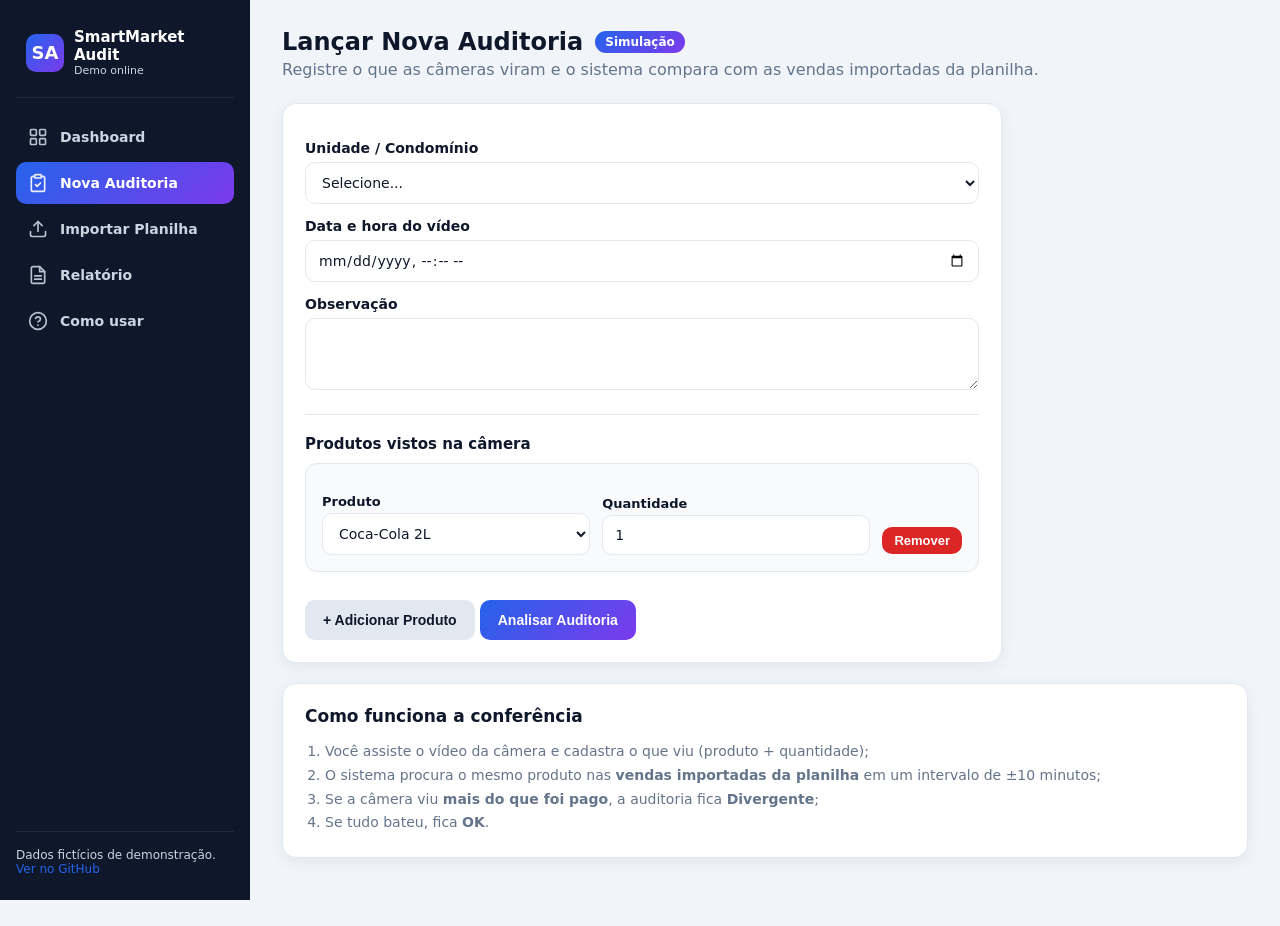
<file: docs/auditoria.html>
<!DOCTYPE html>
<html lang="pt-br">
<head>
    <meta charset="UTF-8">
    <meta name="viewport" content="width=device-width, initial-scale=1.0">
    <meta name="description" content="SmartMarket Audit — demo de nova auditoria. Simule o registro do que as câmeras viram.">
    <title>Nova Auditoria — SmartMarket Audit (demo)</title>
    <link rel="stylesheet" href="../assets/css/estilo.css">
    <script src="assets/js/dados.js"></script>
</head>
<body>
<div class="layout">

    <aside class="sidebar">
        <div class="logo">
            <div class="logo-icon">SA</div>
            <div>
                <div class="logo-titulo">SmartMarket Audit</div>
                <div class="logo-sub">Demo online</div>
            </div>
        </div>
        <nav class="nav">
            <a class="nav-link" href="index.html">
                <svg class="icone" viewBox="0 0 24 24" fill="none" stroke="currentColor" stroke-width="2" stroke-linecap="round" stroke-linejoin="round"><rect x="3" y="3" width="7" height="7" rx="1"/><rect x="14" y="3" width="7" height="7" rx="1"/><rect x="3" y="14" width="7" height="7" rx="1"/><rect x="14" y="14" width="7" height="7" rx="1"/></svg>
                Dashboard
            </a>
            <a class="nav-link ativo" href="auditoria.html">
                <svg class="icone" viewBox="0 0 24 24" fill="none" stroke="currentColor" stroke-width="2" stroke-linecap="round" stroke-linejoin="round"><path d="M16 4h2a2 2 0 0 1 2 2v14a2 2 0 0 1-2 2H6a2 2 0 0 1-2-2V6a2 2 0 0 1 2-2h2"/><rect x="8" y="2" width="8" height="4" rx="1"/><path d="m9 14 2 2 4-4"/></svg>
                Nova Auditoria
            </a>
            <a class="nav-link" href="importar.html">
                <svg class="icone" viewBox="0 0 24 24" fill="none" stroke="currentColor" stroke-width="2" stroke-linecap="round" stroke-linejoin="round"><path d="M21 15v4a2 2 0 0 1-2 2H5a2 2 0 0 1-2-2v-4"/><polyline points="17 8 12 3 7 8"/><line x1="12" y1="3" x2="12" y2="15"/></svg>
                Importar Planilha
            </a>
            <a class="nav-link" href="relatorio.html">
                <svg class="icone" viewBox="0 0 24 24" fill="none" stroke="currentColor" stroke-width="2" stroke-linecap="round" stroke-linejoin="round"><path d="M14 2H6a2 2 0 0 0-2 2v16a2 2 0 0 0 2 2h12a2 2 0 0 0 2-2V8z"/><polyline points="14 2 14 8 20 8"/><line x1="16" y1="13" x2="8" y2="13"/><line x1="16" y1="17" x2="8" y2="17"/></svg>
                Relatório
            </a>
            <a class="nav-link" href="tutorial.html">
                <svg class="icone" viewBox="0 0 24 24" fill="none" stroke="currentColor" stroke-width="2" stroke-linecap="round" stroke-linejoin="round"><circle cx="12" cy="12" r="10"/><path d="M9.09 9a3 3 0 0 1 5.83 1c0 2-3 3-3 3"/><line x1="12" y1="17" x2="12.01" y2="17"/></svg>
                Como usar
            </a>
        </nav>
        <div class="sidebar-roda">
            Dados fictícios de demonstração.<br>
            <a href="https://github.com/Marcelo-Slv/smartmarket-audit" target="_blank" rel="noopener">Ver no GitHub</a>
        </div>
    </aside>

    <main class="conteudo">
        <div class="topo">
            <div class="topo-titulo">
                <h1>Lançar Nova Auditoria</h1>
                <span class="badge">Simulação</span>
            </div>
            <p>Registre o que as câmeras viram e o sistema compara com as vendas importadas da planilha.</p>
        </div>

        <div id="resultado"></div>

        <div class="card" style="max-width: 720px;">
            <form id="form-auditoria" onsubmit="return simularAuditoria(event)">
                <label>Unidade / Condomínio</label>
                <select id="select-unidade" required>
                    <option value="">Selecione...</option>
                </select>

                <label>Data e hora do vídeo</label>
                <input type="datetime-local" id="campo-data" required>

                <label>Observação</label>
                <textarea id="campo-obs" rows="3"></textarea>

                <hr>

                <h3>Produtos vistos na câmera</h3>
                <div id="produtos-container"></div>

                <button type="button" class="btn btn-secundario" onclick="adicionarProduto()">+ Adicionar Produto</button>
                <button type="submit" class="btn" style="margin-top:14px;">Analisar Auditoria</button>
            </form>
        </div>

        <div class="card">
            <h2>Como funciona a conferência</h2>
            <ol style="padding-left:20px; color:var(--muted); line-height:1.7; font-size:14px;">
                <li>Você assiste o vídeo da câmera e cadastra o que viu (produto + quantidade);</li>
                <li>O sistema procura o mesmo produto nas <strong>vendas importadas da planilha</strong> em um intervalo de ±10 minutos;</li>
                <li>Se a câmera viu <strong>mais do que foi pago</strong>, a auditoria fica <strong class="bad">Divergente</strong>;</li>
                <li>Se tudo bateu, fica <strong class="ok">OK</strong>.</li>
            </ol>
        </div>
    </main>

</div>

<script>
    // Preenche unidade
    const selectUnidade = document.getElementById('select-unidade');
    DEMO.unidades.forEach(u => {
        const opt = document.createElement('option');
        opt.value = u;
        opt.textContent = u;
        selectUnidade.appendChild(opt);
    });

    // Preenche selects de produto
    function opcoesProduto() {
        return DEMO.produtos.map(p => `<option>${p}</option>`).join('');
    }

    function adicionarProduto() {
        const container = document.getElementById('produtos-container');
        const bloco = document.createElement('div');
        bloco.className = 'produto-item';
        bloco.innerHTML = `
            <div class="linha-produto">
                <div>
                    <label>Produto</label>
                    <select required>${opcoesProduto()}</select>
                </div>
                <div>
                    <label>Quantidade</label>
                    <input type="number" min="1" value="1" required>
                </div>
                <button type="button" class="btn btn-bad btn-pequeno" onclick="this.parentElement.parentElement.remove()">Remover</button>
            </div>`;
        container.appendChild(bloco);
    }
    adicionarProduto();

    // Simulação da comparação
    // (na versão real, isso consulta o banco MySQL)
    const pagos = ['Coca-Cola 2L', 'Leite Integral 1L', 'Arroz 5kg'];

    function simularAuditoria(event) {
        event.preventDefault();

        const produtos = Array.from(document.querySelectorAll('#produtos-container .produto-item'));
        if (produtos.length === 0) {
            alert('Adicione pelo menos um produto.');
            return false;
        }

        let divergiu = false;
        let listaItens = [];
        produtos.forEach(item => {
            const nome = item.querySelector('select').value;
            const qtd = parseInt(item.querySelector('input[type=number]').value, 10) || 1;
            listaItens.push(`${nome} x${qtd}`);
            if (!pagos.includes(nome)) {
                divergiu = true;
            }
        });

        const status = divergiu ? 'Divergente' : 'OK';
        const id = Math.floor(128 + Math.random() * 100);

        document.getElementById('resultado').innerHTML = `
            <div class="alert ${status === 'OK' ? 'alert-ok' : 'alert-bad'}">
                Auditoria <strong>#${id}</strong> concluída! Status: <strong>${status}</strong>
                (${listaItens.join(', ')})
                <br><small>Simulação de demonstração. No sistema real, o resultado vem da comparação com o banco de dados.</small>
            </div>`;

        document.getElementById('resultado').scrollIntoView({ behavior: 'smooth' });
        return false;
    }
</script>
</body>
</html>
</file>
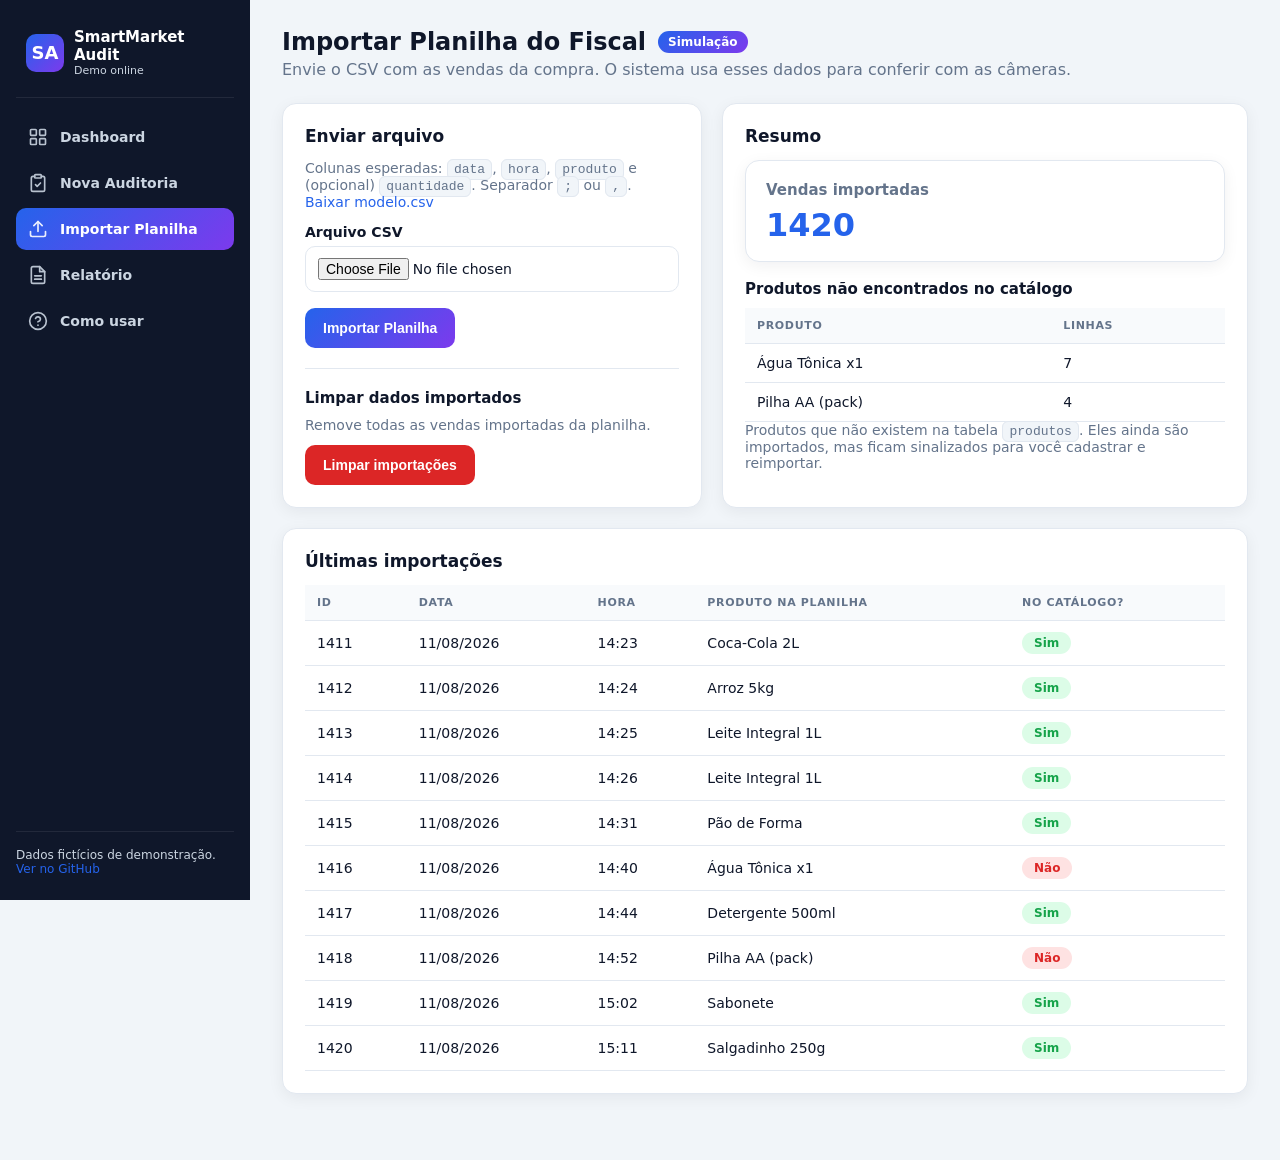
<file: docs/importar.html>
<!DOCTYPE html>
<html lang="pt-br">
<head>
    <meta charset="UTF-8">
    <meta name="viewport" content="width=device-width, initial-scale=1.0">
    <meta name="description" content="SmartMarket Audit — demo de importação de planilha CSV do fiscal.">
    <title>Importar Planilha — SmartMarket Audit (demo)</title>
    <link rel="stylesheet" href="../assets/css/estilo.css">
    <script src="assets/js/dados.js"></script>
</head>
<body>
<div class="layout">

    <aside class="sidebar">
        <div class="logo">
            <div class="logo-icon">SA</div>
            <div>
                <div class="logo-titulo">SmartMarket Audit</div>
                <div class="logo-sub">Demo online</div>
            </div>
        </div>
        <nav class="nav">
            <a class="nav-link" href="index.html">
                <svg class="icone" viewBox="0 0 24 24" fill="none" stroke="currentColor" stroke-width="2" stroke-linecap="round" stroke-linejoin="round"><rect x="3" y="3" width="7" height="7" rx="1"/><rect x="14" y="3" width="7" height="7" rx="1"/><rect x="3" y="14" width="7" height="7" rx="1"/><rect x="14" y="14" width="7" height="7" rx="1"/></svg>
                Dashboard
            </a>
            <a class="nav-link" href="auditoria.html">
                <svg class="icone" viewBox="0 0 24 24" fill="none" stroke="currentColor" stroke-width="2" stroke-linecap="round" stroke-linejoin="round"><path d="M16 4h2a2 2 0 0 1 2 2v14a2 2 0 0 1-2 2H6a2 2 0 0 1-2-2V6a2 2 0 0 1 2-2h2"/><rect x="8" y="2" width="8" height="4" rx="1"/><path d="m9 14 2 2 4-4"/></svg>
                Nova Auditoria
            </a>
            <a class="nav-link ativo" href="importar.html">
                <svg class="icone" viewBox="0 0 24 24" fill="none" stroke="currentColor" stroke-width="2" stroke-linecap="round" stroke-linejoin="round"><path d="M21 15v4a2 2 0 0 1-2 2H5a2 2 0 0 1-2-2v-4"/><polyline points="17 8 12 3 7 8"/><line x1="12" y1="3" x2="12" y2="15"/></svg>
                Importar Planilha
            </a>
            <a class="nav-link" href="relatorio.html">
                <svg class="icone" viewBox="0 0 24 24" fill="none" stroke="currentColor" stroke-width="2" stroke-linecap="round" stroke-linejoin="round"><path d="M14 2H6a2 2 0 0 0-2 2v16a2 2 0 0 0 2 2h12a2 2 0 0 0 2-2V8z"/><polyline points="14 2 14 8 20 8"/><line x1="16" y1="13" x2="8" y2="13"/><line x1="16" y1="17" x2="8" y2="17"/></svg>
                Relatório
            </a>
            <a class="nav-link" href="tutorial.html">
                <svg class="icone" viewBox="0 0 24 24" fill="none" stroke="currentColor" stroke-width="2" stroke-linecap="round" stroke-linejoin="round"><circle cx="12" cy="12" r="10"/><path d="M9.09 9a3 3 0 0 1 5.83 1c0 2-3 3-3 3"/><line x1="12" y1="17" x2="12.01" y2="17"/></svg>
                Como usar
            </a>
        </nav>
        <div class="sidebar-roda">
            Dados fictícios de demonstração.<br>
            <a href="https://github.com/Marcelo-Slv/smartmarket-audit" target="_blank" rel="noopener">Ver no GitHub</a>
        </div>
    </aside>

    <main class="conteudo">
        <div class="topo">
            <div class="topo-titulo">
                <h1>Importar Planilha do Fiscal</h1>
                <span class="badge">Simulação</span>
            </div>
            <p>Envie o CSV com as vendas da compra. O sistema usa esses dados para conferir com as câmeras.</p>
        </div>

        <div id="resultado"></div>

        <div class="grid">
            <div class="card">
                <h2>Enviar arquivo</h2>
                <p class="descricao">
                    Colunas esperadas: <code>data</code>, <code>hora</code>, <code>produto</code>
                    e (opcional) <code>quantidade</code>. Separador <code>;</code> ou <code>,</code>.
                    <a href="../modelo.csv" download>Baixar modelo.csv</a>
                </p>

                <form id="form-importar" onsubmit="return simularImportacao(event)">
                    <label>Arquivo CSV</label>
                    <input type="file" id="campo-arquivo" accept=".csv,text/csv" required>
                    <button type="submit" class="btn" style="margin-top:16px;">Importar Planilha</button>
                </form>

                <hr>

                <h3>Limpar dados importados</h3>
                <p class="descricao">Remove todas as vendas importadas da planilha.</p>
                <button type="button" class="btn btn-bad" onclick="limparImportacao()">Limpar importações</button>
            </div>

            <div class="card">
                <h2>Resumo</h2>
                <div class="kpis" style="margin-bottom:0;">
                    <div class="kpi">
                        <h3>Vendas importadas</h3>
                        <div class="valor accent" id="total-vendas">0</div>
                    </div>
                </div>

                <h3 style="margin-top:18px;">Produtos não encontrados no catálogo</h3>
                <div class="tabela-wrapper">
                    <table id="tabela-sem-catalogo"></table>
                </div>
                <p class="descricao">
                    Produtos que não existem na tabela <code>produtos</code>. Eles ainda são importados,
                    mas ficam sinalizados para você cadastrar e reimportar.
                </p>
            </div>
        </div>

        <div class="card">
            <h2>Últimas importações</h2>
            <div class="tabela-wrapper">
                <table>
                    <thead>
                        <tr>
                            <th>ID</th>
                            <th>Data</th>
                            <th>Hora</th>
                            <th>Produto na planilha</th>
                            <th>No catálogo?</th>
                        </tr>
                    </thead>
                    <tbody id="tabela-vendas"></tbody>
                </table>
            </div>
        </div>
    </main>

</div>

<script>
    // Resumo
    document.getElementById('total-vendas').textContent = DEMO.vendasImportadas;

    // Produtos fora do catálogo
    const tbSem = document.getElementById('tabela-sem-catalogo');
    if (DEMO.semCatalogo.length === 0) {
        tbSem.innerHTML = '<tr><td class="vazio">Todos os produtos da planilha já estão no catálogo.</td></tr>';
    } else {
        tbSem.innerHTML = `
            <thead><tr><th>Produto</th><th>Linhas</th></tr></thead>
            <tbody>${DEMO.semCatalogo.map(s => `<tr><td>${s.produto}</td><td>${s.linhas}</td></tr>`).join('')}</tbody>`;
    }

    // Últimas importações
    const tbVendas = document.getElementById('tabela-vendas');
    tbVendas.innerHTML = DEMO.vendas.map((v, i) => `
        <tr>
            <td>${DEMO.vendasImportadas - DEMO.vendas.length + i + 1}</td>
            <td>${v.data}</td>
            <td>${v.hora}</td>
            <td>${v.produto}</td>
            <td><span class="status ${v.catalogado ? 'ok' : 'bad'}">${v.catalogado ? 'Sim' : 'Não'}</span></td>
        </tr>`).join('');

    // Simulação de importação
    function simularImportacao(event) {
        event.preventDefault();
        const arquivo = document.getElementById('campo-arquivo').files[0];
        const nome = arquivo ? arquivo.name : 'planilha.csv';
        const linhas = Math.floor(20 + Math.random() * 40);

        document.getElementById('resultado').innerHTML = `
            <div class="alert alert-ok">
                Importação concluída: <strong>${linhas} linha(s)</strong> importada(s) de <strong>${nome}</strong>.
                <br><small>Simulação de demonstração. No sistema real, os dados vão para o banco MySQL.</small>
            </div>`;
        document.getElementById('resultado').scrollIntoView({ behavior: 'smooth' });
        return false;
    }

    function limparImportacao() {
        if (!confirm('Excluir TODAS as vendas importadas da planilha?')) return;
        document.getElementById('resultado').innerHTML = `
            <div class="alert alert-ok">Todas as vendas importadas foram removidas. <small>(simulação)</small></div>`;
    }
</script>
</body>
</html>
</file>
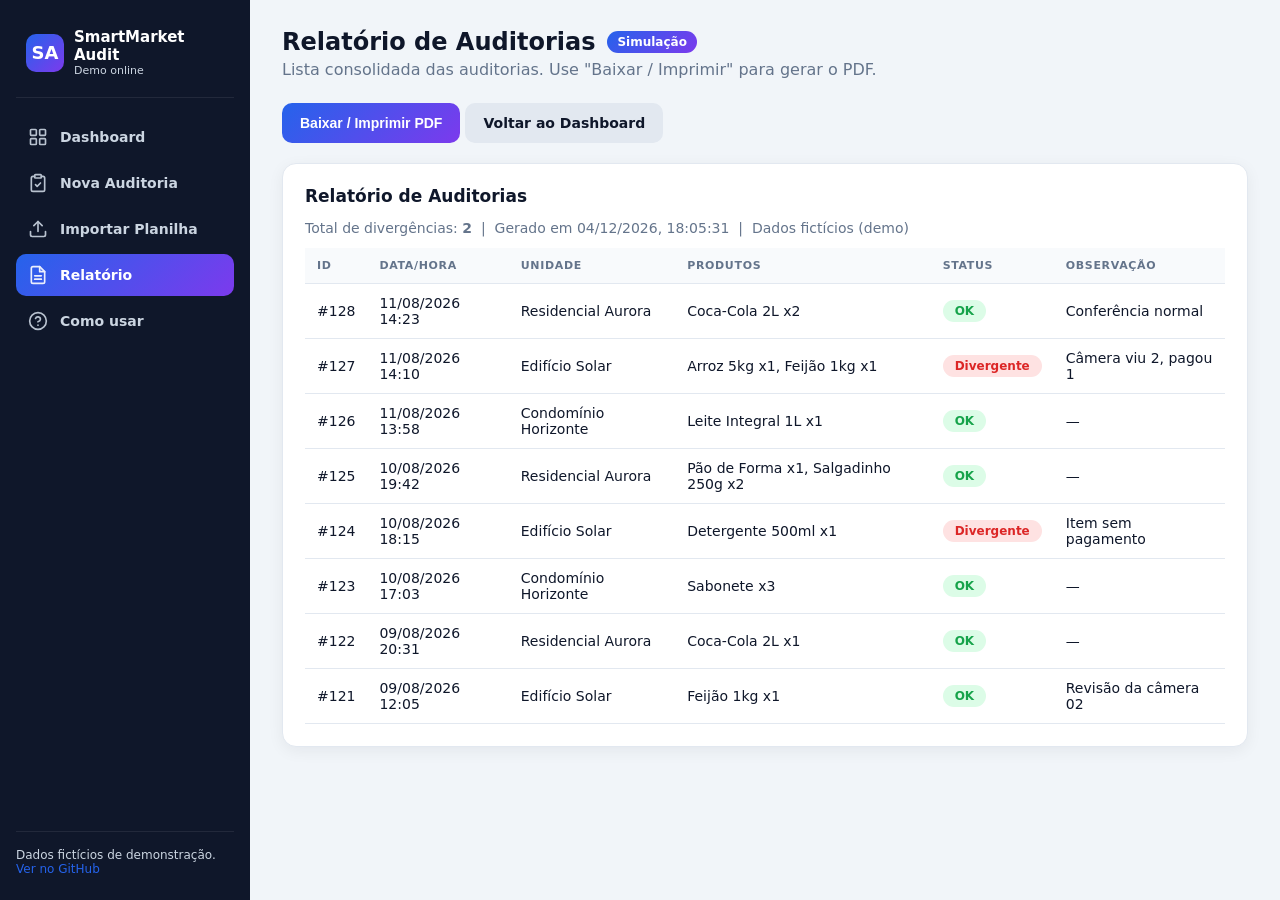
<file: docs/relatorio.html>
<!DOCTYPE html>
<html lang="pt-br">
<head>
    <meta charset="UTF-8">
    <meta name="viewport" content="width=device-width, initial-scale=1.0">
    <meta name="description" content="SmartMarket Audit — demo do relatório de auditorias em PDF.">
    <title>Relatório — SmartMarket Audit (demo)</title>
    <link rel="stylesheet" href="../assets/css/estilo.css">
    <script src="assets/js/dados.js"></script>
</head>
<body>
<div class="layout">

    <aside class="sidebar">
        <div class="logo">
            <div class="logo-icon">SA</div>
            <div>
                <div class="logo-titulo">SmartMarket Audit</div>
                <div class="logo-sub">Demo online</div>
            </div>
        </div>
        <nav class="nav">
            <a class="nav-link" href="index.html">
                <svg class="icone" viewBox="0 0 24 24" fill="none" stroke="currentColor" stroke-width="2" stroke-linecap="round" stroke-linejoin="round"><rect x="3" y="3" width="7" height="7" rx="1"/><rect x="14" y="3" width="7" height="7" rx="1"/><rect x="3" y="14" width="7" height="7" rx="1"/><rect x="14" y="14" width="7" height="7" rx="1"/></svg>
                Dashboard
            </a>
            <a class="nav-link" href="auditoria.html">
                <svg class="icone" viewBox="0 0 24 24" fill="none" stroke="currentColor" stroke-width="2" stroke-linecap="round" stroke-linejoin="round"><path d="M16 4h2a2 2 0 0 1 2 2v14a2 2 0 0 1-2 2H6a2 2 0 0 1-2-2V6a2 2 0 0 1 2-2h2"/><rect x="8" y="2" width="8" height="4" rx="1"/><path d="m9 14 2 2 4-4"/></svg>
                Nova Auditoria
            </a>
            <a class="nav-link" href="importar.html">
                <svg class="icone" viewBox="0 0 24 24" fill="none" stroke="currentColor" stroke-width="2" stroke-linecap="round" stroke-linejoin="round"><path d="M21 15v4a2 2 0 0 1-2 2H5a2 2 0 0 1-2-2v-4"/><polyline points="17 8 12 3 7 8"/><line x1="12" y1="3" x2="12" y2="15"/></svg>
                Importar Planilha
            </a>
            <a class="nav-link ativo" href="relatorio.html">
                <svg class="icone" viewBox="0 0 24 24" fill="none" stroke="currentColor" stroke-width="2" stroke-linecap="round" stroke-linejoin="round"><path d="M14 2H6a2 2 0 0 0-2 2v16a2 2 0 0 0 2 2h12a2 2 0 0 0 2-2V8z"/><polyline points="14 2 14 8 20 8"/><line x1="16" y1="13" x2="8" y2="13"/><line x1="16" y1="17" x2="8" y2="17"/></svg>
                Relatório
            </a>
            <a class="nav-link" href="tutorial.html">
                <svg class="icone" viewBox="0 0 24 24" fill="none" stroke="currentColor" stroke-width="2" stroke-linecap="round" stroke-linejoin="round"><circle cx="12" cy="12" r="10"/><path d="M9.09 9a3 3 0 0 1 5.83 1c0 2-3 3-3 3"/><line x1="12" y1="17" x2="12.01" y2="17"/></svg>
                Como usar
            </a>
        </nav>
        <div class="sidebar-roda">
            Dados fictícios de demonstração.<br>
            <a href="https://github.com/Marcelo-Slv/smartmarket-audit" target="_blank" rel="noopener">Ver no GitHub</a>
        </div>
    </aside>

    <main class="conteudo">
        <div class="topo">
            <div class="topo-titulo">
                <h1>Relatório de Auditorias</h1>
                <span class="badge">Simulação</span>
            </div>
            <p>Lista consolidada das auditorias. Use "Baixar / Imprimir" para gerar o PDF.</p>
        </div>

        <button class="btn no-print" onclick="window.print()">Baixar / Imprimir PDF</button>
        <a href="index.html" class="btn btn-secundario no-print">Voltar ao Dashboard</a>

        <div class="card" style="margin-top:20px;">
            <h2>Relatório de Auditorias</h2>
            <p class="descricao">
                Total de divergências: <strong id="total-div">0</strong> &nbsp;|&nbsp;
                Gerado em <span id="data-gerado"></span> &nbsp;|&nbsp; Dados fictícios (demo)
            </p>
            <div class="tabela-wrapper">
                <table>
                    <thead>
                        <tr>
                            <th>ID</th>
                            <th>Data/Hora</th>
                            <th>Unidade</th>
                            <th>Produtos</th>
                            <th>Status</th>
                            <th>Observação</th>
                        </tr>
                    </thead>
                    <tbody id="tabela-relatorio"></tbody>
                </table>
            </div>
        </div>
    </main>

</div>

<script>
    document.getElementById('data-gerado').textContent = new Date().toLocaleString('pt-BR');

    const divs = DEMO.auditorias.filter(a => a.status === 'Divergente').length;
    document.getElementById('total-div').textContent = divs;

    document.getElementById('tabela-relatorio').innerHTML = DEMO.auditorias.map(a => `
        <tr>
            <td>#${a.id}</td>
            <td>${a.data}</td>
            <td>${a.unidade}</td>
            <td>${a.itens}</td>
            <td><span class="status ${a.status === 'OK' ? 'ok' : 'bad'}">${a.status}</span></td>
            <td>${a.obs || '—'}</td>
        </tr>`).join('');
</script>
</body>
</html>
</file>
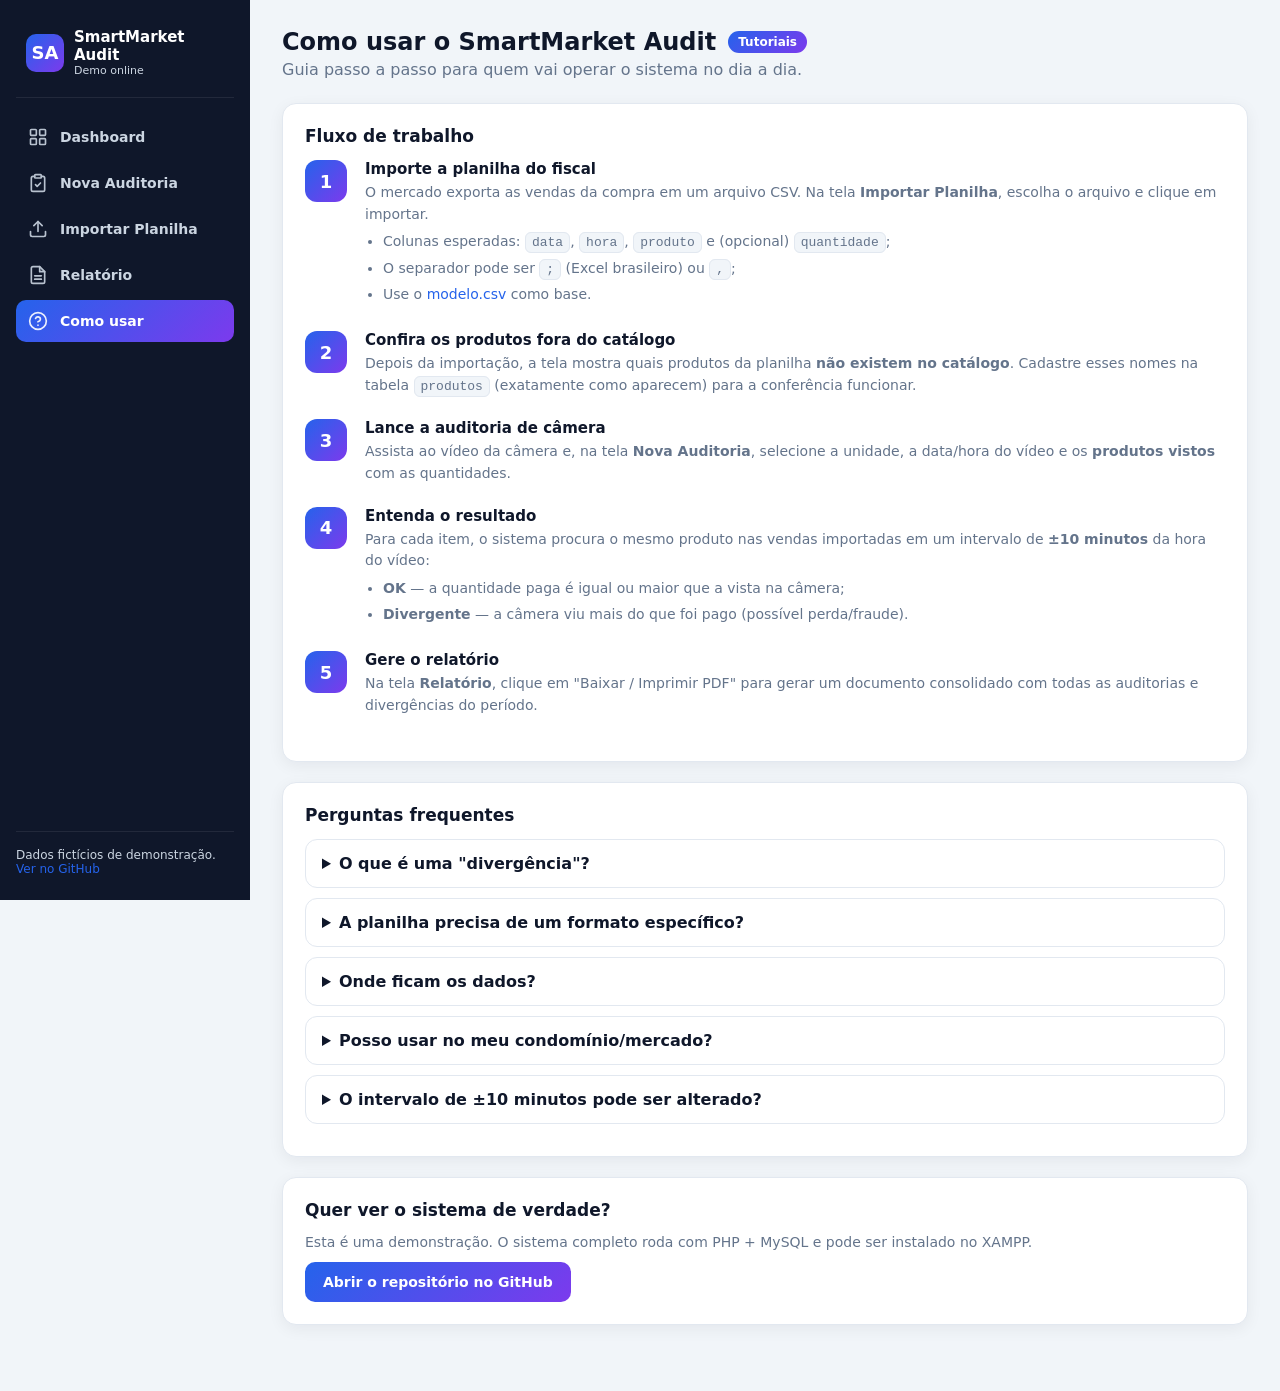
<file: docs/tutorial.html>
<!DOCTYPE html>
<html lang="pt-br">
<head>
    <meta charset="UTF-8">
    <meta name="viewport" content="width=device-width, initial-scale=1.0">
    <meta name="description" content="SmartMarket Audit — tutoriais passo a passo de como usar o sistema de auditoria.">
    <title>Como usar — SmartMarket Audit</title>
    <link rel="stylesheet" href="../assets/css/estilo.css">
</head>
<body>
<div class="layout">

    <aside class="sidebar">
        <div class="logo">
            <div class="logo-icon">SA</div>
            <div>
                <div class="logo-titulo">SmartMarket Audit</div>
                <div class="logo-sub">Demo online</div>
            </div>
        </div>
        <nav class="nav">
            <a class="nav-link" href="index.html">
                <svg class="icone" viewBox="0 0 24 24" fill="none" stroke="currentColor" stroke-width="2" stroke-linecap="round" stroke-linejoin="round"><rect x="3" y="3" width="7" height="7" rx="1"/><rect x="14" y="3" width="7" height="7" rx="1"/><rect x="3" y="14" width="7" height="7" rx="1"/><rect x="14" y="14" width="7" height="7" rx="1"/></svg>
                Dashboard
            </a>
            <a class="nav-link" href="auditoria.html">
                <svg class="icone" viewBox="0 0 24 24" fill="none" stroke="currentColor" stroke-width="2" stroke-linecap="round" stroke-linejoin="round"><path d="M16 4h2a2 2 0 0 1 2 2v14a2 2 0 0 1-2 2H6a2 2 0 0 1-2-2V6a2 2 0 0 1 2-2h2"/><rect x="8" y="2" width="8" height="4" rx="1"/><path d="m9 14 2 2 4-4"/></svg>
                Nova Auditoria
            </a>
            <a class="nav-link" href="importar.html">
                <svg class="icone" viewBox="0 0 24 24" fill="none" stroke="currentColor" stroke-width="2" stroke-linecap="round" stroke-linejoin="round"><path d="M21 15v4a2 2 0 0 1-2 2H5a2 2 0 0 1-2-2v-4"/><polyline points="17 8 12 3 7 8"/><line x1="12" y1="3" x2="12" y2="15"/></svg>
                Importar Planilha
            </a>
            <a class="nav-link" href="relatorio.html">
                <svg class="icone" viewBox="0 0 24 24" fill="none" stroke="currentColor" stroke-width="2" stroke-linecap="round" stroke-linejoin="round"><path d="M14 2H6a2 2 0 0 0-2 2v16a2 2 0 0 0 2 2h12a2 2 0 0 0 2-2V8z"/><polyline points="14 2 14 8 20 8"/><line x1="16" y1="13" x2="8" y2="13"/><line x1="16" y1="17" x2="8" y2="17"/></svg>
                Relatório
            </a>
            <a class="nav-link ativo" href="tutorial.html">
                <svg class="icone" viewBox="0 0 24 24" fill="none" stroke="currentColor" stroke-width="2" stroke-linecap="round" stroke-linejoin="round"><circle cx="12" cy="12" r="10"/><path d="M9.09 9a3 3 0 0 1 5.83 1c0 2-3 3-3 3"/><line x1="12" y1="17" x2="12.01" y2="17"/></svg>
                Como usar
            </a>
        </nav>
        <div class="sidebar-roda">
            Dados fictícios de demonstração.<br>
            <a href="https://github.com/Marcelo-Slv/smartmarket-audit" target="_blank" rel="noopener">Ver no GitHub</a>
        </div>
    </aside>

    <main class="conteudo">
        <div class="topo">
            <div class="topo-titulo">
                <h1>Como usar o SmartMarket Audit</h1>
                <span class="badge">Tutoriais</span>
            </div>
            <p>Guia passo a passo para quem vai operar o sistema no dia a dia.</p>
        </div>

        <div class="card">
            <h2>Fluxo de trabalho</h2>
            <div class="passo">
                <div class="passo-num">1</div>
                <div class="passo-conteudo">
                    <h3>Importe a planilha do fiscal</h3>
                    <p>
                        O mercado exporta as vendas da compra em um arquivo CSV. Na tela
                        <strong>Importar Planilha</strong>, escolha o arquivo e clique em importar.
                    </p>
                    <ul>
                        <li>Colunas esperadas: <code>data</code>, <code>hora</code>, <code>produto</code> e (opcional) <code>quantidade</code>;</li>
                        <li>O separador pode ser <code>;</code> (Excel brasileiro) ou <code>,</code>;</li>
                        <li>Use o <a href="../modelo.csv" download>modelo.csv</a> como base.</li>
                    </ul>
                </div>
            </div>

            <div class="passo">
                <div class="passo-num">2</div>
                <div class="passo-conteudo">
                    <h3>Confira os produtos fora do catálogo</h3>
                    <p>
                        Depois da importação, a tela mostra quais produtos da planilha
                        <strong>não existem no catálogo</strong>. Cadastre esses nomes na tabela
                        <code>produtos</code> (exatamente como aparecem) para a conferência funcionar.
                    </p>
                </div>
            </div>

            <div class="passo">
                <div class="passo-num">3</div>
                <div class="passo-conteudo">
                    <h3>Lance a auditoria de câmera</h3>
                    <p>
                        Assista ao vídeo da câmera e, na tela <strong>Nova Auditoria</strong>, selecione a unidade,
                        a data/hora do vídeo e os <strong>produtos vistos</strong> com as quantidades.
                    </p>
                </div>
            </div>

            <div class="passo">
                <div class="passo-num">4</div>
                <div class="passo-conteudo">
                    <h3>Entenda o resultado</h3>
                    <p>
                        Para cada item, o sistema procura o mesmo produto nas vendas importadas em um
                        intervalo de <strong>±10 minutos</strong> da hora do vídeo:
                    </p>
                    <ul>
                        <li><strong class="ok">OK</strong> — a quantidade paga é igual ou maior que a vista na câmera;</li>
                        <li><strong class="bad">Divergente</strong> — a câmera viu mais do que foi pago (possível perda/fraude).</li>
                    </ul>
                </div>
            </div>

            <div class="passo">
                <div class="passo-num">5</div>
                <div class="passo-conteudo">
                    <h3>Gere o relatório</h3>
                    <p>
                        Na tela <strong>Relatório</strong>, clique em "Baixar / Imprimir PDF" para gerar um
                        documento consolidado com todas as auditorias e divergências do período.
                    </p>
                </div>
            </div>
        </div>

        <div class="card">
            <h2>Perguntas frequentes</h2>

            <details>
                <summary>O que é uma "divergência"?</summary>
                <p>É quando a câmera registrou um produto sendo pego, mas não existe o pagamento correspondente na planilha (naquele horário). Isso indica possível perda no estoque.</p>
            </details>

            <details>
                <summary>A planilha precisa de um formato específico?</summary>
                <p>Sim, é só seguir as colunas <code>data;hora;produto;quantidade</code>. Baixe o <a href="../modelo.csv" download>modelo.csv</a>. Se a sua planilha tem outras colunas, reorganize as colunas no Excel antes de salvar como CSV.</p>
            </details>

            <details>
                <summary>Onde ficam os dados?</summary>
                <p>Os dados ficam no banco de dados MySQL da sua própria instalação do sistema. Nesta demonstração online, todos os dados são fictícios.</p>
            </details>

            <details>
                <summary>Posso usar no meu condomínio/mercado?</summary>
                <p>Sim. A versão real (PHP + MySQL) precisa de um servidor que execute PHP — por exemplo, XAMPP na sua máquina ou uma hospedagem. Veja o passo a passo no <a href="https://github.com/Marcelo-Slv/smartmarket-audit#-rodando-localmente-xampp" target="_blank" rel="noopener">README</a>.</p>
            </details>

            <details>
                <summary>O intervalo de ±10 minutos pode ser alterado?</summary>
                <p>Por enquanto é fixo no código. É possível ajustar em <code>salvar_auditoria.php</code> no campo <code>INTERVAL 10 MINUTE</code>.</p>
            </details>
        </div>

        <div class="card">
            <h2>Quer ver o sistema de verdade?</h2>
            <p class="descricao">
                Esta é uma demonstração. O sistema completo roda com PHP + MySQL e pode ser instalado no XAMPP.
            </p>
            <a class="btn" href="https://github.com/Marcelo-Slv/smartmarket-audit" target="_blank" rel="noopener">Abrir o repositório no GitHub</a>
        </div>
    </main>

</div>
</body>
</html>
</file>
<file: assets/css/estilo.css>
:root {
    --sidebar: #0f172a;
    --sidebar-text: #cbd5e1;
    --sidebar-text-ativo: #ffffff;
    --accent: #2563eb;
    --accent-2: #7c3aed;
    --bg: #f1f5f9;
    --card: #ffffff;
    --text: #0f172a;
    --muted: #64748b;
    --border: #e2e8f0;
    --ok: #16a34a;
    --bad: #dc2626;
    --warn: #d97706;
    --radius: 14px;
    --sombra: 0 4px 16px rgba(15, 23, 42, 0.06);
}

* {
    margin: 0;
    padding: 0;
    box-sizing: border-box;
}

html {
    scroll-behavior: smooth;
}

body {
    font-family: 'Segoe UI', system-ui, -apple-system, sans-serif;
    background: var(--bg);
    color: var(--text);
    min-height: 100vh;
}

a {
    color: var(--accent);
    text-decoration: none;
}

a:hover {
    text-decoration: underline;
}

/* =========================================================
   LAYOUT GERAL
   ========================================================= */
.layout {
    display: flex;
    min-height: 100vh;
}

/* ---------------------- Sidebar ---------------------- */
.sidebar {
    width: 250px;
    background: var(--sidebar);
    color: var(--sidebar-text);
    padding: 24px 16px;
    position: sticky;
    top: 0;
    height: 100vh;
    display: flex;
    flex-direction: column;
    flex-shrink: 0;
}

.logo {
    display: flex;
    align-items: center;
    gap: 10px;
    padding: 4px 10px 20px;
    border-bottom: 1px solid rgba(255, 255, 255, 0.08);
    margin-bottom: 18px;
}

.logo-icon {
    width: 38px;
    height: 38px;
    border-radius: 10px;
    background: linear-gradient(135deg, var(--accent), var(--accent-2));
    display: flex;
    align-items: center;
    justify-content: center;
    color: #fff;
    font-weight: 800;
    font-size: 18px;
    flex-shrink: 0;
}

.logo-titulo {
    font-weight: 700;
    color: #fff;
    font-size: 15px;
    line-height: 1.2;
}

.logo-sub {
    font-size: 11px;
    color: var(--sidebar-text);
}

.nav {
    display: flex;
    flex-direction: column;
    gap: 4px;
    flex: 1;
}

.nav-link {
    display: flex;
    align-items: center;
    gap: 12px;
    padding: 11px 12px;
    border-radius: 10px;
    color: var(--sidebar-text);
    font-weight: 600;
    font-size: 14px;
    transition: background 0.15s, color 0.15s;
}

.nav-link:hover {
    background: rgba(255, 255, 255, 0.06);
    color: var(--sidebar-text-ativo);
    text-decoration: none;
}

.nav-link.ativo {
    background: linear-gradient(135deg, var(--accent), var(--accent-2));
    color: #fff;
}

.nav-link .icone {
    width: 20px;
    height: 20px;
    flex-shrink: 0;
    opacity: 0.9;
}

.sidebar-roda {
    border-top: 1px solid rgba(255, 255, 255, 0.08);
    padding-top: 16px;
    font-size: 12px;
    color: var(--sidebar-text);
}

/* ---------------------- Conteúdo ---------------------- */
.conteudo {
    flex: 1;
    padding: 28px 32px 48px;
    max-width: 1280px;
}

.topo {
    margin-bottom: 24px;
}

.topo-titulo {
    display: flex;
    align-items: center;
    gap: 12px;
    flex-wrap: wrap;
}

.topo h1 {
    font-size: 24px;
    font-weight: 800;
}

.topo p {
    color: var(--muted);
    margin-top: 4px;
}

.badge {
    display: inline-block;
    padding: 4px 10px;
    border-radius: 999px;
    font-size: 12px;
    font-weight: 700;
    background: linear-gradient(135deg, var(--accent), var(--accent-2));
    color: #fff;
}

.badge-ghost {
    background: #e2e8f0;
    color: var(--text);
}

/* =========================================================
   COMPONENTES
   ========================================================= */
.kpis {
    display: grid;
    grid-template-columns: repeat(auto-fit, minmax(200px, 1fr));
    gap: 16px;
    margin-bottom: 24px;
}

.kpi {
    background: var(--card);
    border-radius: var(--radius);
    padding: 20px;
    box-shadow: var(--sombra);
    border: 1px solid var(--border);
}

.kpi h3 {
    color: var(--muted);
    font-size: 13px;
    font-weight: 600;
    margin-bottom: 8px;
}

.kpi .valor {
    font-size: 32px;
    font-weight: 800;
    line-height: 1;
}

.kpi .valor.ok { color: var(--ok); }
.kpi .valor.bad { color: var(--bad); }
.kpi .valor.accent { color: var(--accent); }
.kpi .valor.warn { color: var(--warn); }

.kpi .detalhe {
    font-size: 12px;
    color: var(--muted);
    margin-top: 6px;
}

.grid {
    display: grid;
    grid-template-columns: 420px 1fr;
    gap: 20px;
}

.card {
    background: var(--card);
    border-radius: var(--radius);
    padding: 22px;
    box-shadow: var(--sombra);
    border: 1px solid var(--border);
    margin-bottom: 20px;
}

.card h2 {
    font-size: 17px;
    font-weight: 700;
    margin-bottom: 14px;
}

.card h3 {
    font-size: 15px;
    font-weight: 700;
    margin-bottom: 10px;
}

.card p.descricao {
    color: var(--muted);
    font-size: 14px;
    margin-bottom: 12px;
}

.card hr {
    border: none;
    border-top: 1px solid var(--border);
    margin: 20px 0;
}

/* ---------------------- Botões ---------------------- */
.btn {
    display: inline-flex;
    align-items: center;
    justify-content: center;
    gap: 8px;
    padding: 12px 18px;
    border: none;
    border-radius: 10px;
    background: linear-gradient(135deg, var(--accent), var(--accent-2));
    color: #fff;
    font-weight: 700;
    font-size: 14px;
    cursor: pointer;
    transition: opacity 0.15s, transform 0.05s;
}

.btn:hover {
    opacity: 0.9;
    text-decoration: none;
}

.btn:active {
    transform: translateY(1px);
}

.btn-secundario {
    background: #e2e8f0;
    color: var(--text);
}

.btn-secundario:hover {
    background: #cbd5e1;
    opacity: 1;
}

.btn-ok {
    background: var(--ok);
}

.btn-bad {
    background: var(--bad);
}

.btn-bad:hover {
    background: #b91c1c;
    opacity: 1;
}

.btn-pequeno {
    padding: 6px 12px;
    font-size: 13px;
}

/* ---------------------- Formulários ---------------------- */
label {
    display: block;
    margin: 14px 0 6px;
    font-weight: 600;
    font-size: 14px;
}

input[type="text"],
input[type="number"],
input[type="date"],
input[type="datetime-local"],
input[type="file"],
select,
textarea {
    width: 100%;
    padding: 11px 12px;
    border: 1px solid var(--border);
    border-radius: 10px;
    font-size: 14px;
    font-family: inherit;
    background: #fff;
    color: var(--text);
}

input:focus,
select:focus,
textarea:focus {
    outline: 2px solid var(--accent);
    outline-offset: 0;
    border-color: transparent;
}

.ajuda {
    font-size: 13px;
    color: var(--muted);
    margin-top: 6px;
}

.produto-item {
    border: 1px solid var(--border);
    background: #f8fafc;
    border-radius: 12px;
    padding: 16px;
    margin-bottom: 14px;
}

.produto-item .linha-produto {
    display: flex;
    gap: 12px;
    align-items: flex-end;
}

.produto-item .linha-produto > div {
    flex: 1;
}

.produto-item .linha-produto label {
    margin-bottom: 4px;
    font-size: 13px;
}

.produto-item .btn {
    align-self: flex-end;
    margin-bottom: 1px;
}

/* ---------------------- Tabelas ---------------------- */
.tabela-wrapper {
    overflow-x: auto;
}

table {
    width: 100%;
    border-collapse: collapse;
    font-size: 14px;
}

thead th {
    background: #f8fafc;
    color: var(--muted);
    text-transform: uppercase;
    font-size: 11px;
    letter-spacing: 0.06em;
    text-align: left;
    padding: 11px 12px;
    border-bottom: 1px solid var(--border);
}

tbody td {
    padding: 11px 12px;
    border-bottom: 1px solid var(--border);
}

tbody tr:hover {
    background: #f8fafc;
}

.status {
    display: inline-block;
    padding: 4px 12px;
    border-radius: 999px;
    font-size: 12px;
    font-weight: 700;
}

.status.ok {
    background: #dcfce7;
    color: var(--ok);
}

.status.bad {
    background: #fee2e2;
    color: var(--bad);
}

.vazio {
    text-align: center;
    color: var(--muted);
    padding: 28px;
}

/* ---------------------- Alertas ---------------------- */
.alert {
    padding: 14px 16px;
    border-radius: 12px;
    margin-bottom: 20px;
    font-weight: 600;
    font-size: 14px;
}

.alert-ok {
    background: #dcfce7;
    color: #166534;
    border: 1px solid #bbf7d0;
}

.alert-bad {
    background: #fee2e2;
    color: #991b1b;
    border: 1px solid #fecaca;
}

.alert-info {
    background: #e0e7ff;
    color: #3730a3;
    border: 1px solid #c7d2fe;
}

/* ---------------------- Filtros ---------------------- */
.filtros {
    display: grid;
    grid-template-columns: repeat(3, 1fr);
    gap: 10px;
    align-items: end;
    margin-bottom: 16px;
}

.filtros label {
    margin: 0 0 4px;
}

/* ---------------------- Gráfico ---------------------- */
.grafico-box {
    max-width: 320px;
    margin: 0 auto;
}

.grafico-box canvas {
    width: 100% !important;
}

/* =========================================================
   TUTORIAL
   ========================================================= */
.passo {
    display: flex;
    gap: 18px;
    margin-bottom: 22px;
}

.passo-num {
    flex-shrink: 0;
    width: 42px;
    height: 42px;
    border-radius: 12px;
    background: linear-gradient(135deg, var(--accent), var(--accent-2));
    color: #fff;
    font-weight: 800;
    font-size: 18px;
    display: flex;
    align-items: center;
    justify-content: center;
}

.passo-conteudo h3 {
    margin-bottom: 4px;
}

.passo-conteudo p,
.passo-conteudo li {
    color: var(--muted);
    font-size: 14px;
    line-height: 1.55;
}

.passo-conteudo ul {
    padding-left: 18px;
    margin-top: 6px;
}

.passo-conteudo li {
    margin-bottom: 4px;
}

code {
    background: #f1f5f9;
    border: 1px solid var(--border);
    border-radius: 6px;
    padding: 2px 6px;
    font-size: 13px;
}

details {
    border: 1px solid var(--border);
    border-radius: 12px;
    padding: 14px 16px;
    margin-bottom: 10px;
    background: #fff;
}

details summary {
    font-weight: 700;
    cursor: pointer;
}

details p {
    color: var(--muted);
    font-size: 14px;
    margin-top: 8px;
    line-height: 1.5;
}

/* =========================================================
   IMPRESSÃO
   ========================================================= */
@media print {
    body {
        background: #fff;
    }

    .sidebar,
    .btn,
    .no-print,
    form,
    .filtros {
        display: none !important;
    }

    .layout {
        display: block;
    }

    .conteudo {
        padding: 0;
        max-width: none;
    }

    .card {
        box-shadow: none;
        border: 1px solid #ccc;
    }
}

/* =========================================================
   RESPONSIVO
   ========================================================= */
@media (max-width: 1000px) {
    .grid {
        grid-template-columns: 1fr;
    }
}

@media (max-width: 860px) {
    .layout {
        flex-direction: column;
    }

    .sidebar {
        width: 100%;
        height: auto;
        position: static;
        flex-direction: row;
        align-items: center;
        overflow-x: auto;
        padding: 12px 16px;
    }

    .logo {
        border-bottom: none;
        margin-bottom: 0;
        padding: 0 10px 0 0;
        flex-shrink: 0;
    }

    .nav {
        flex-direction: row;
    }

    .nav-link {
        white-space: nowrap;
    }

    .sidebar-roda {
        display: none;
    }

    .conteudo {
        padding: 20px 16px 40px;
    }

    .filtros {
        grid-template-columns: 1fr;
    }
}
</file>
